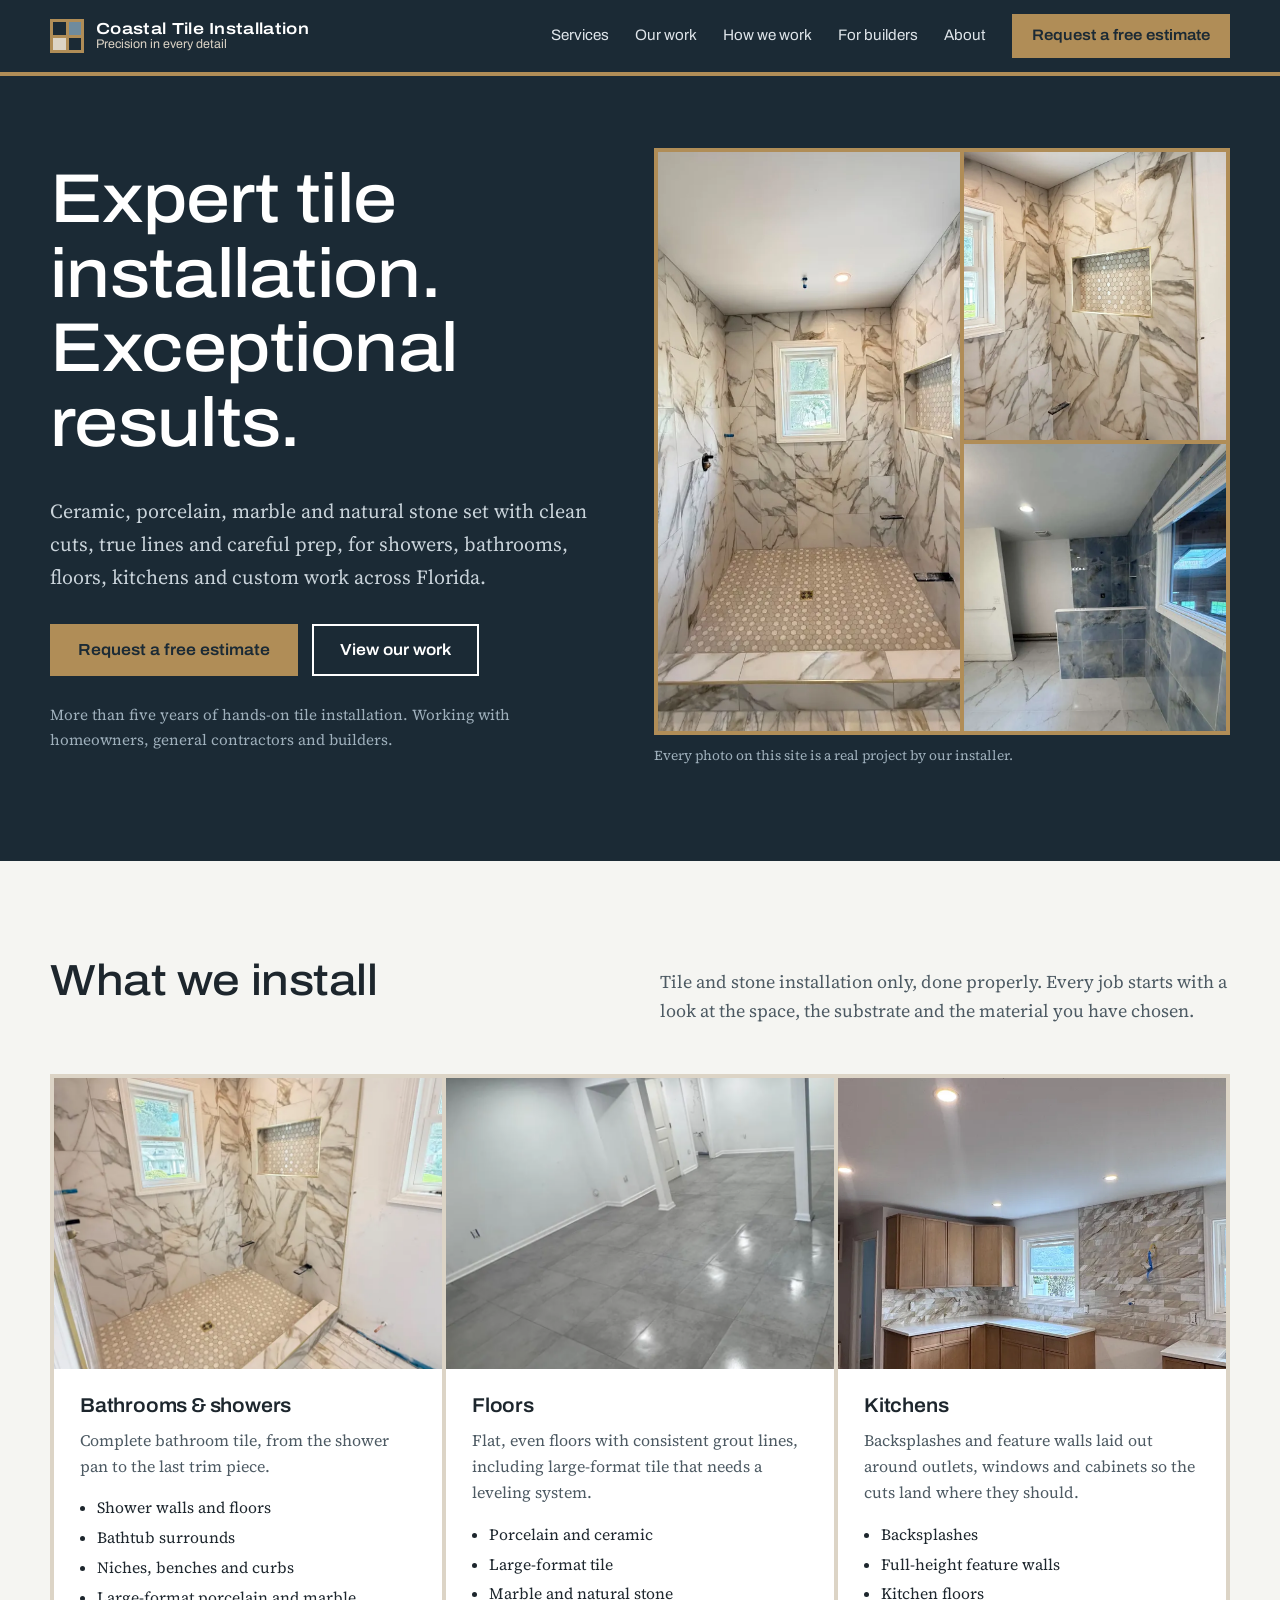
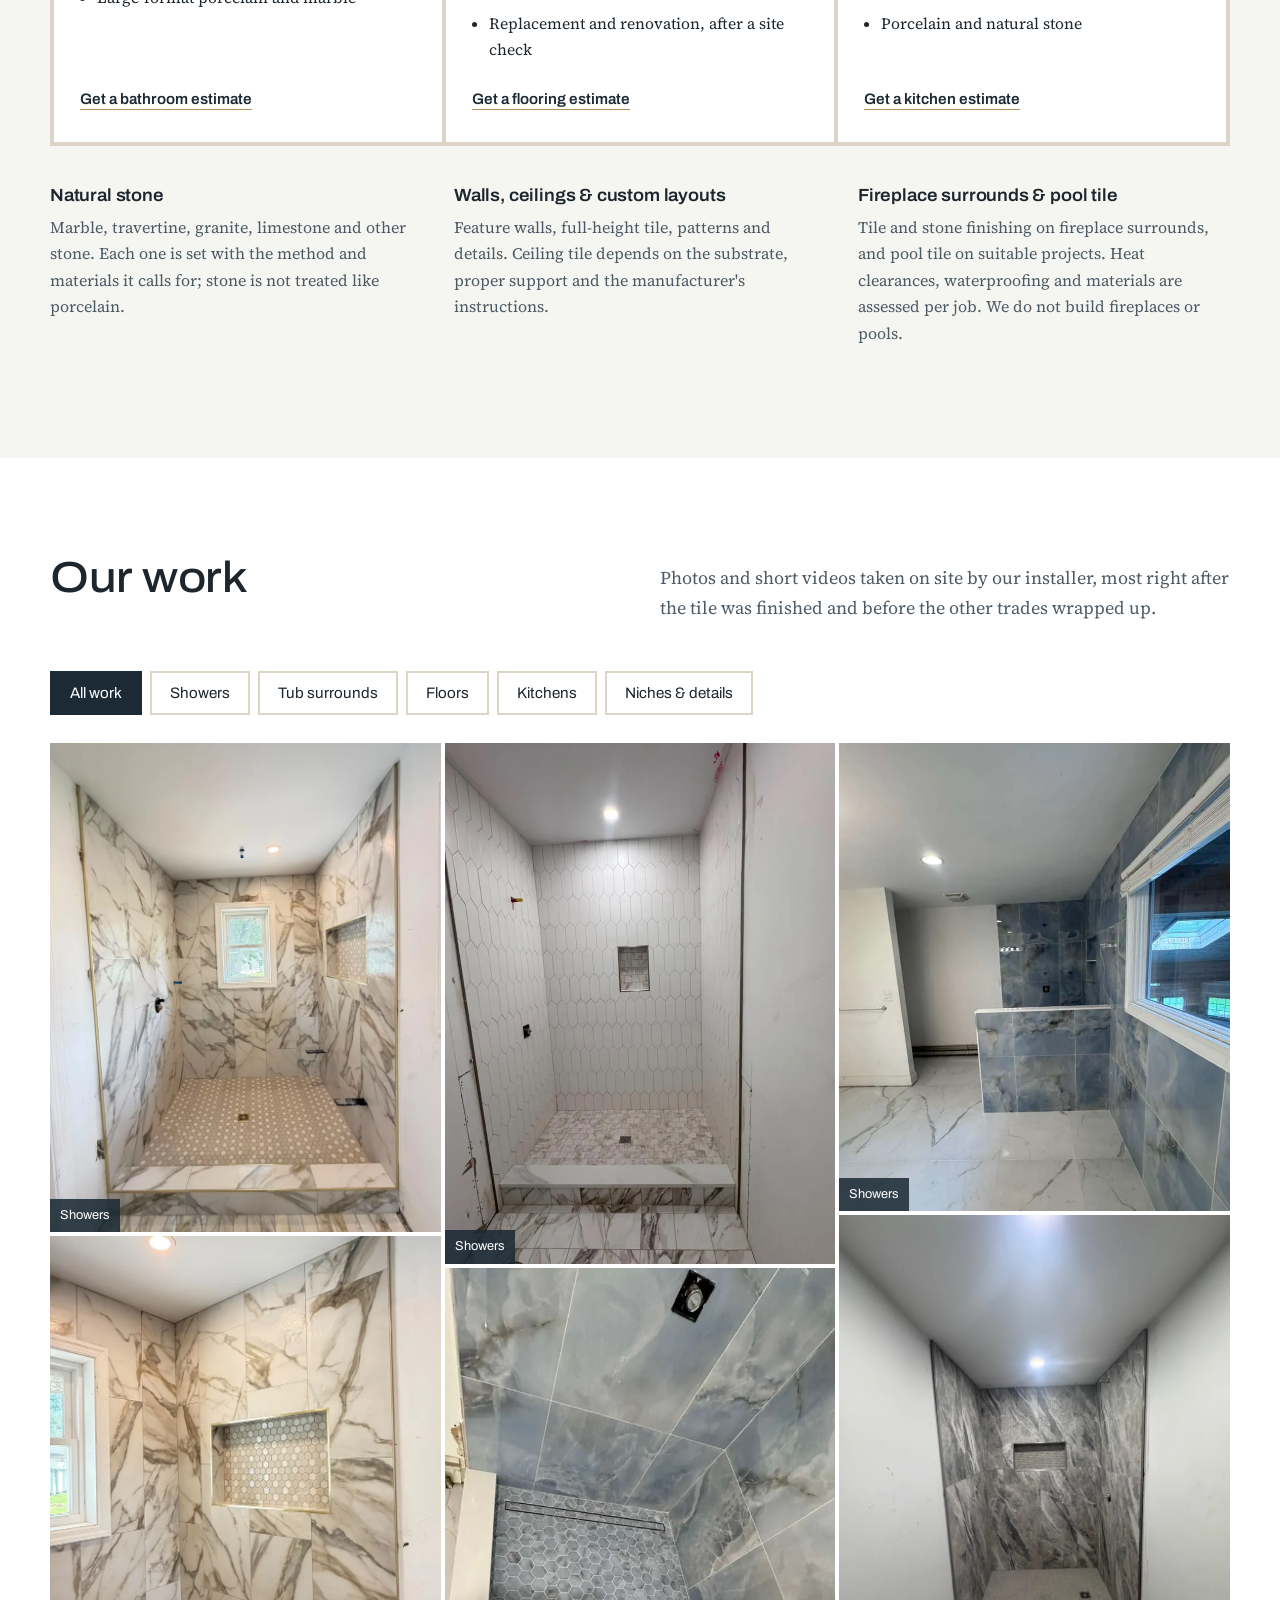
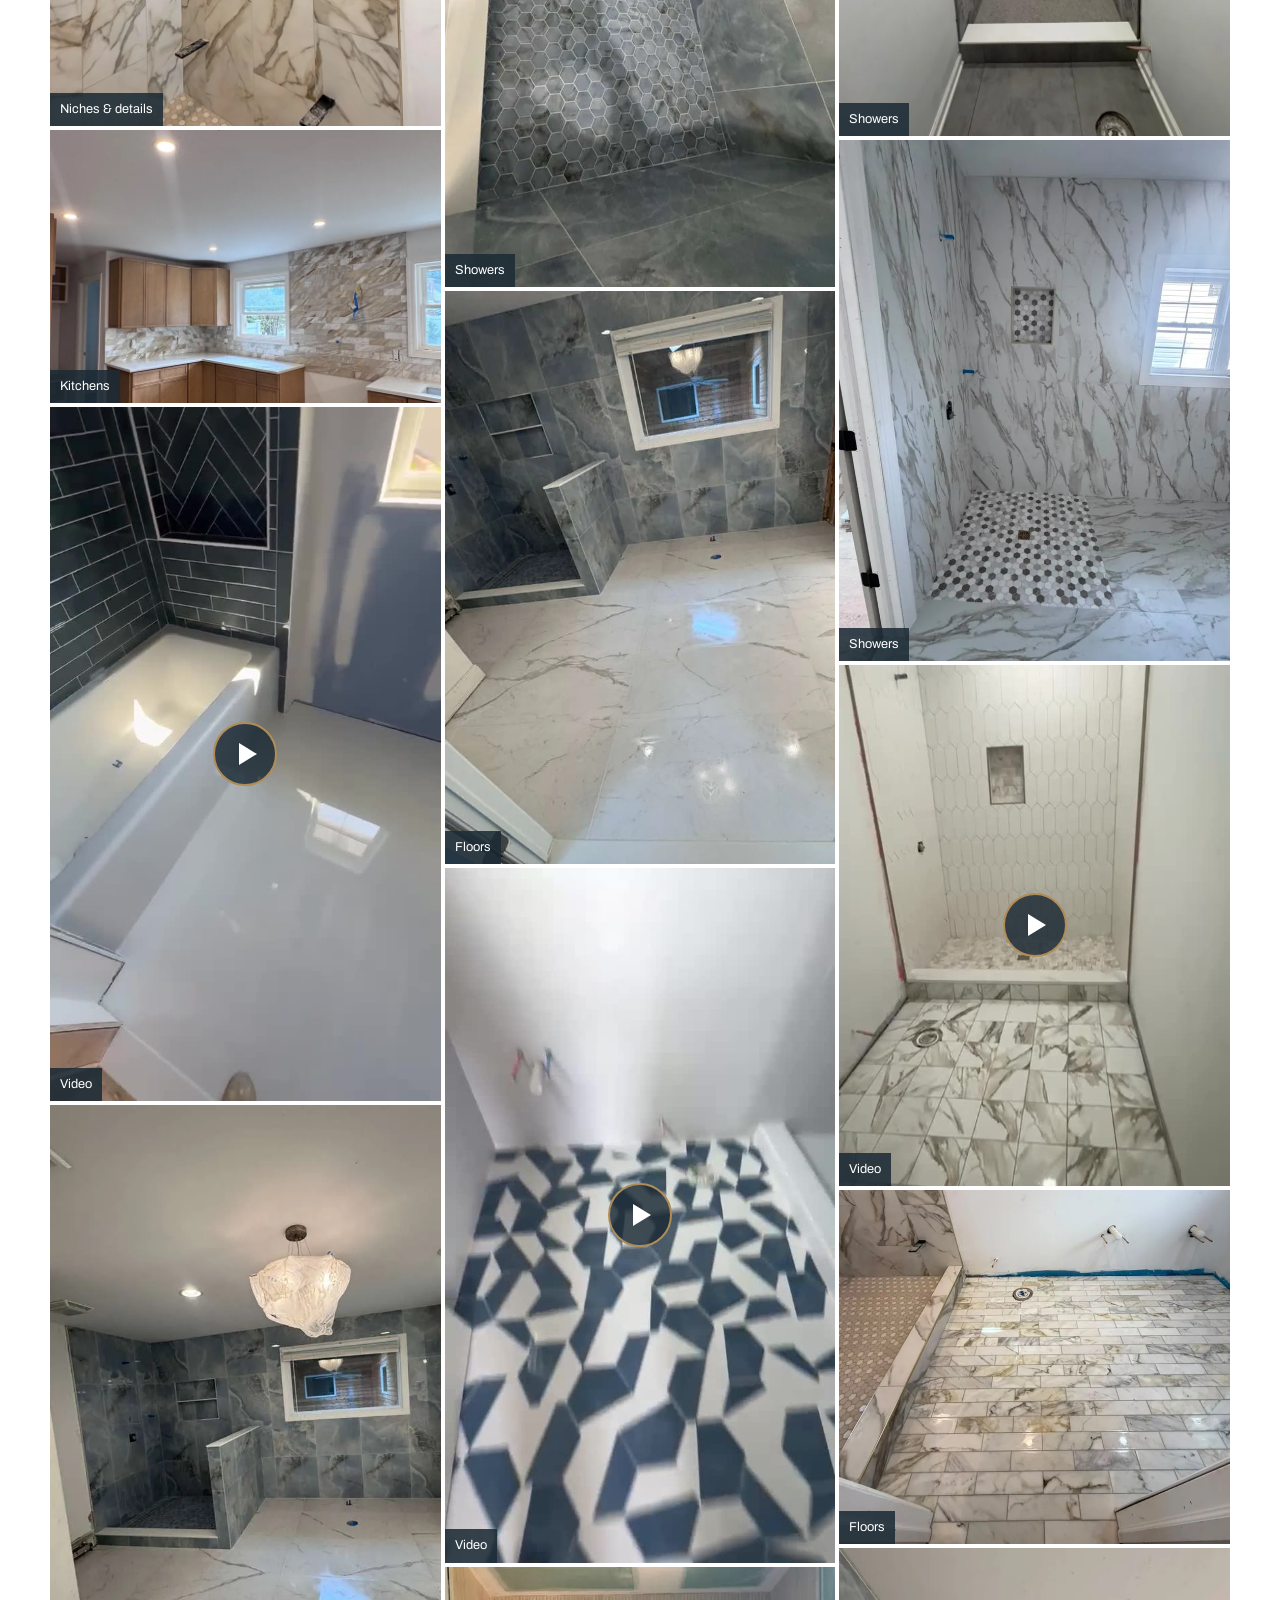
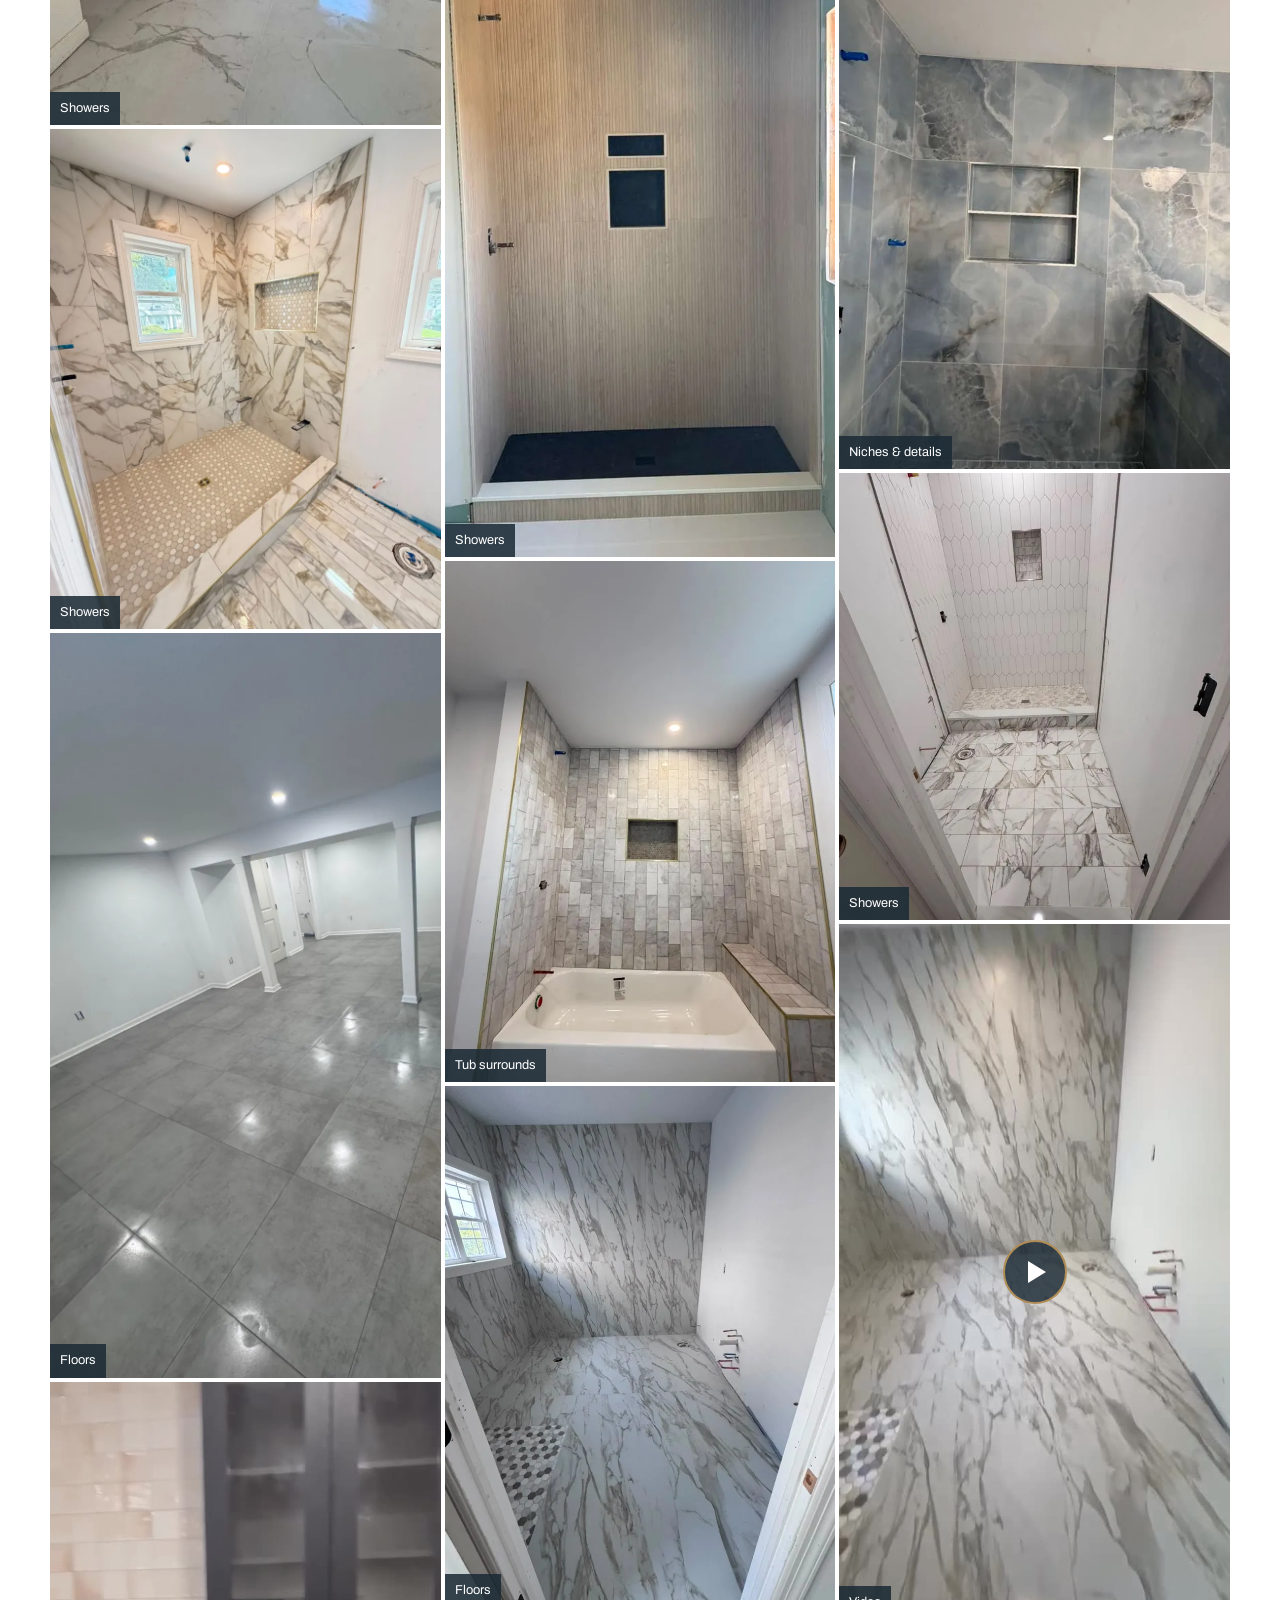
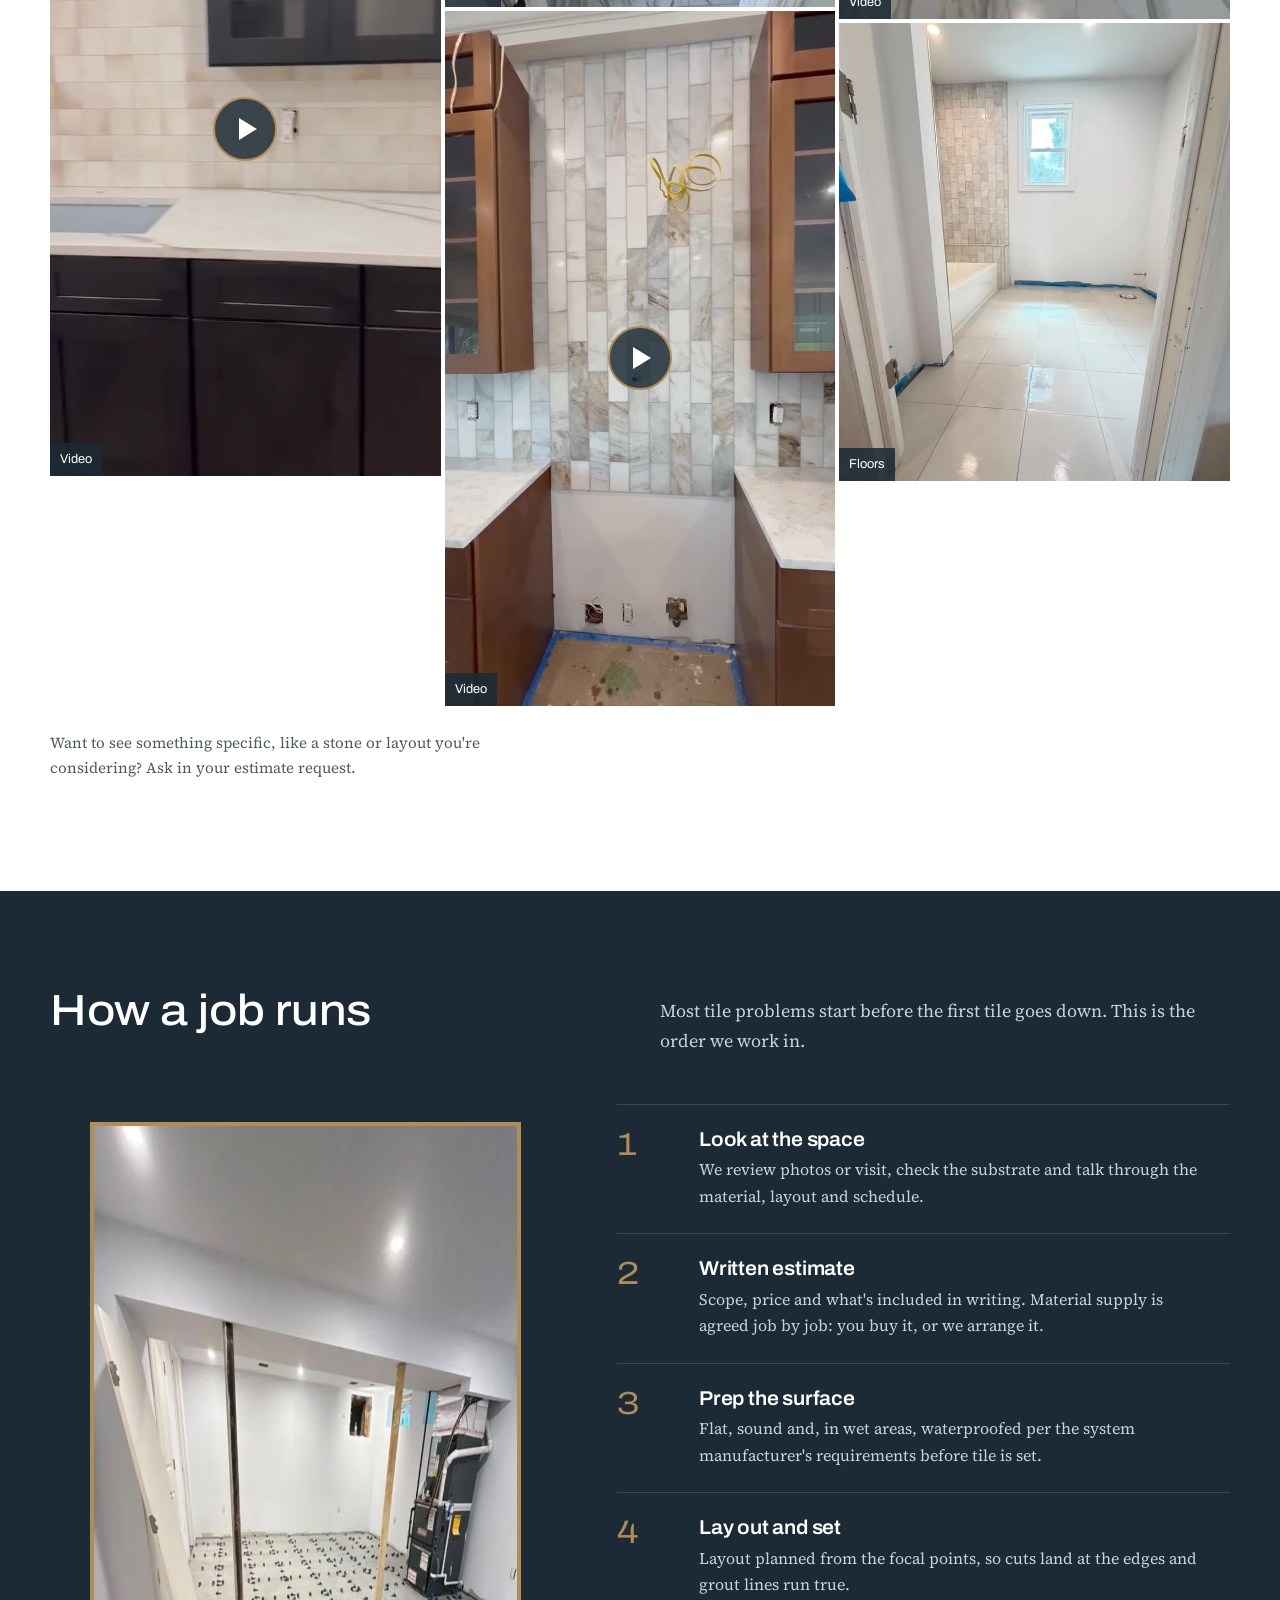
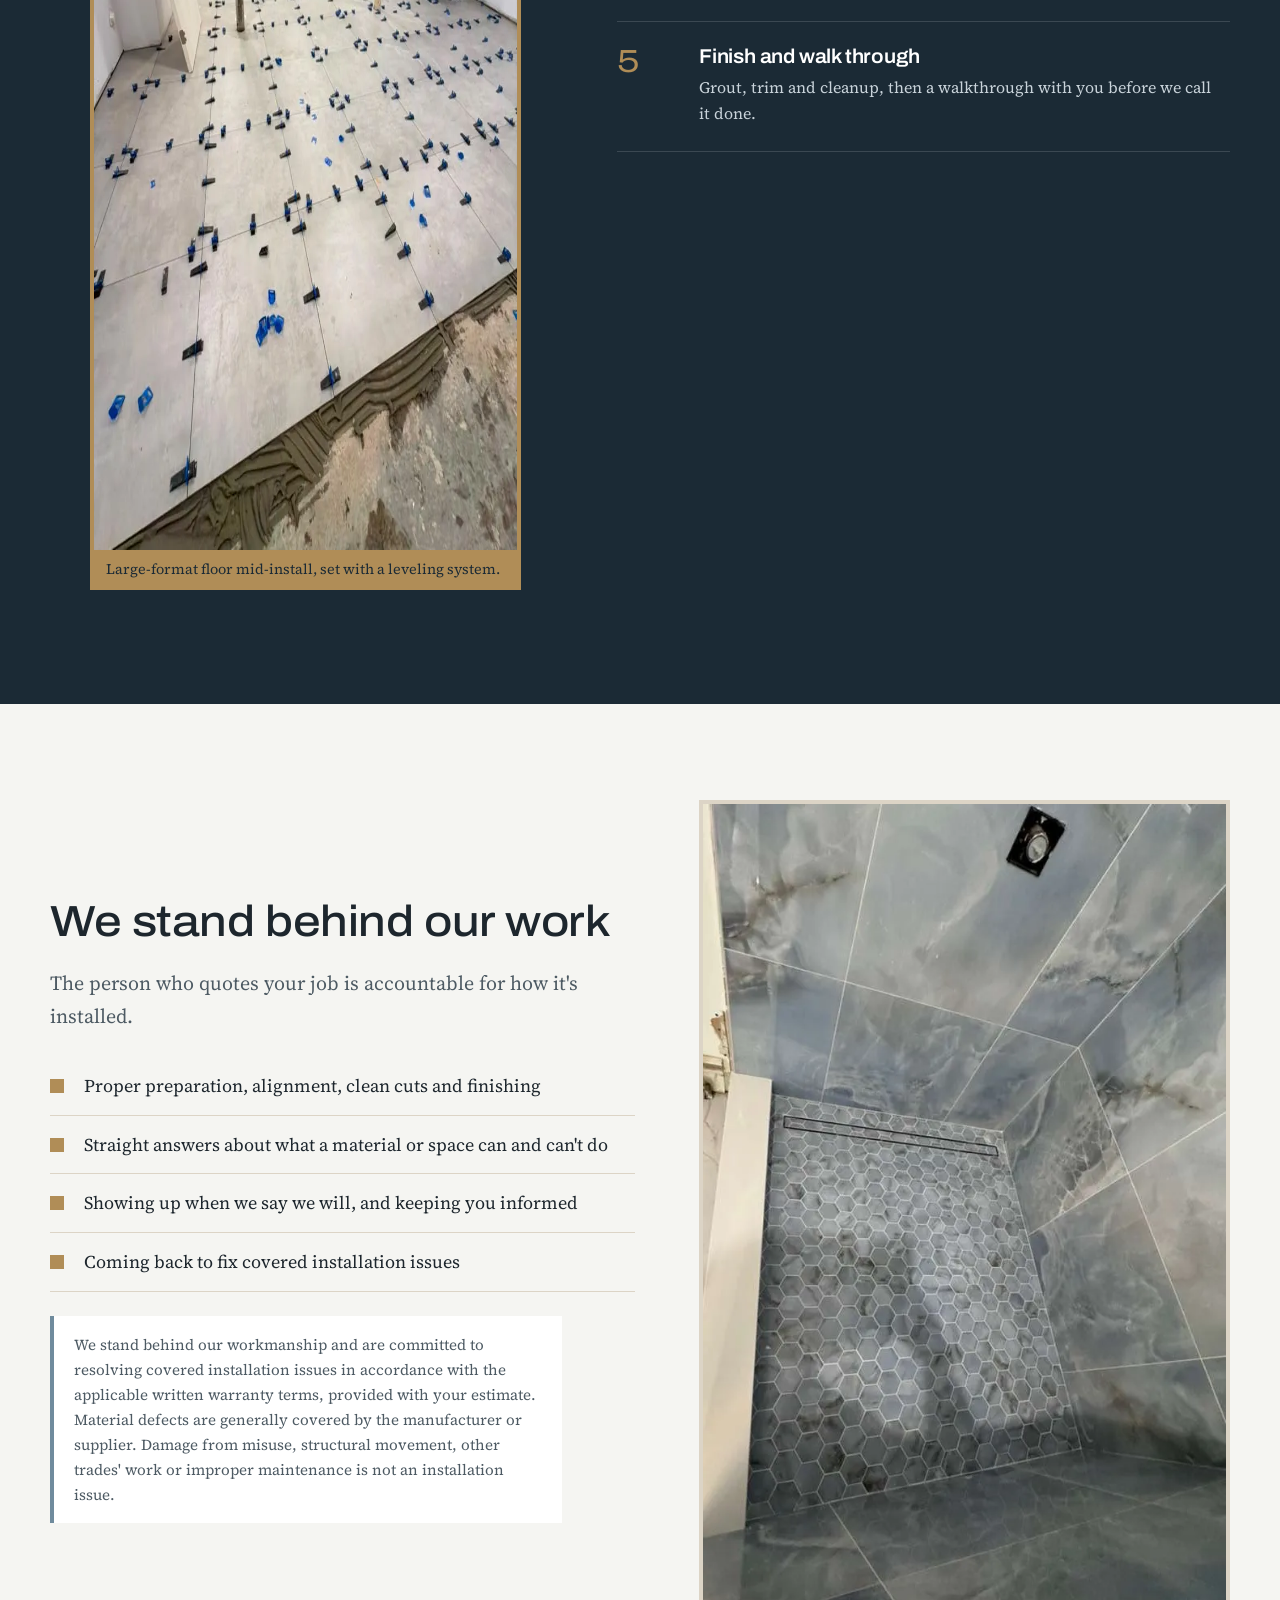
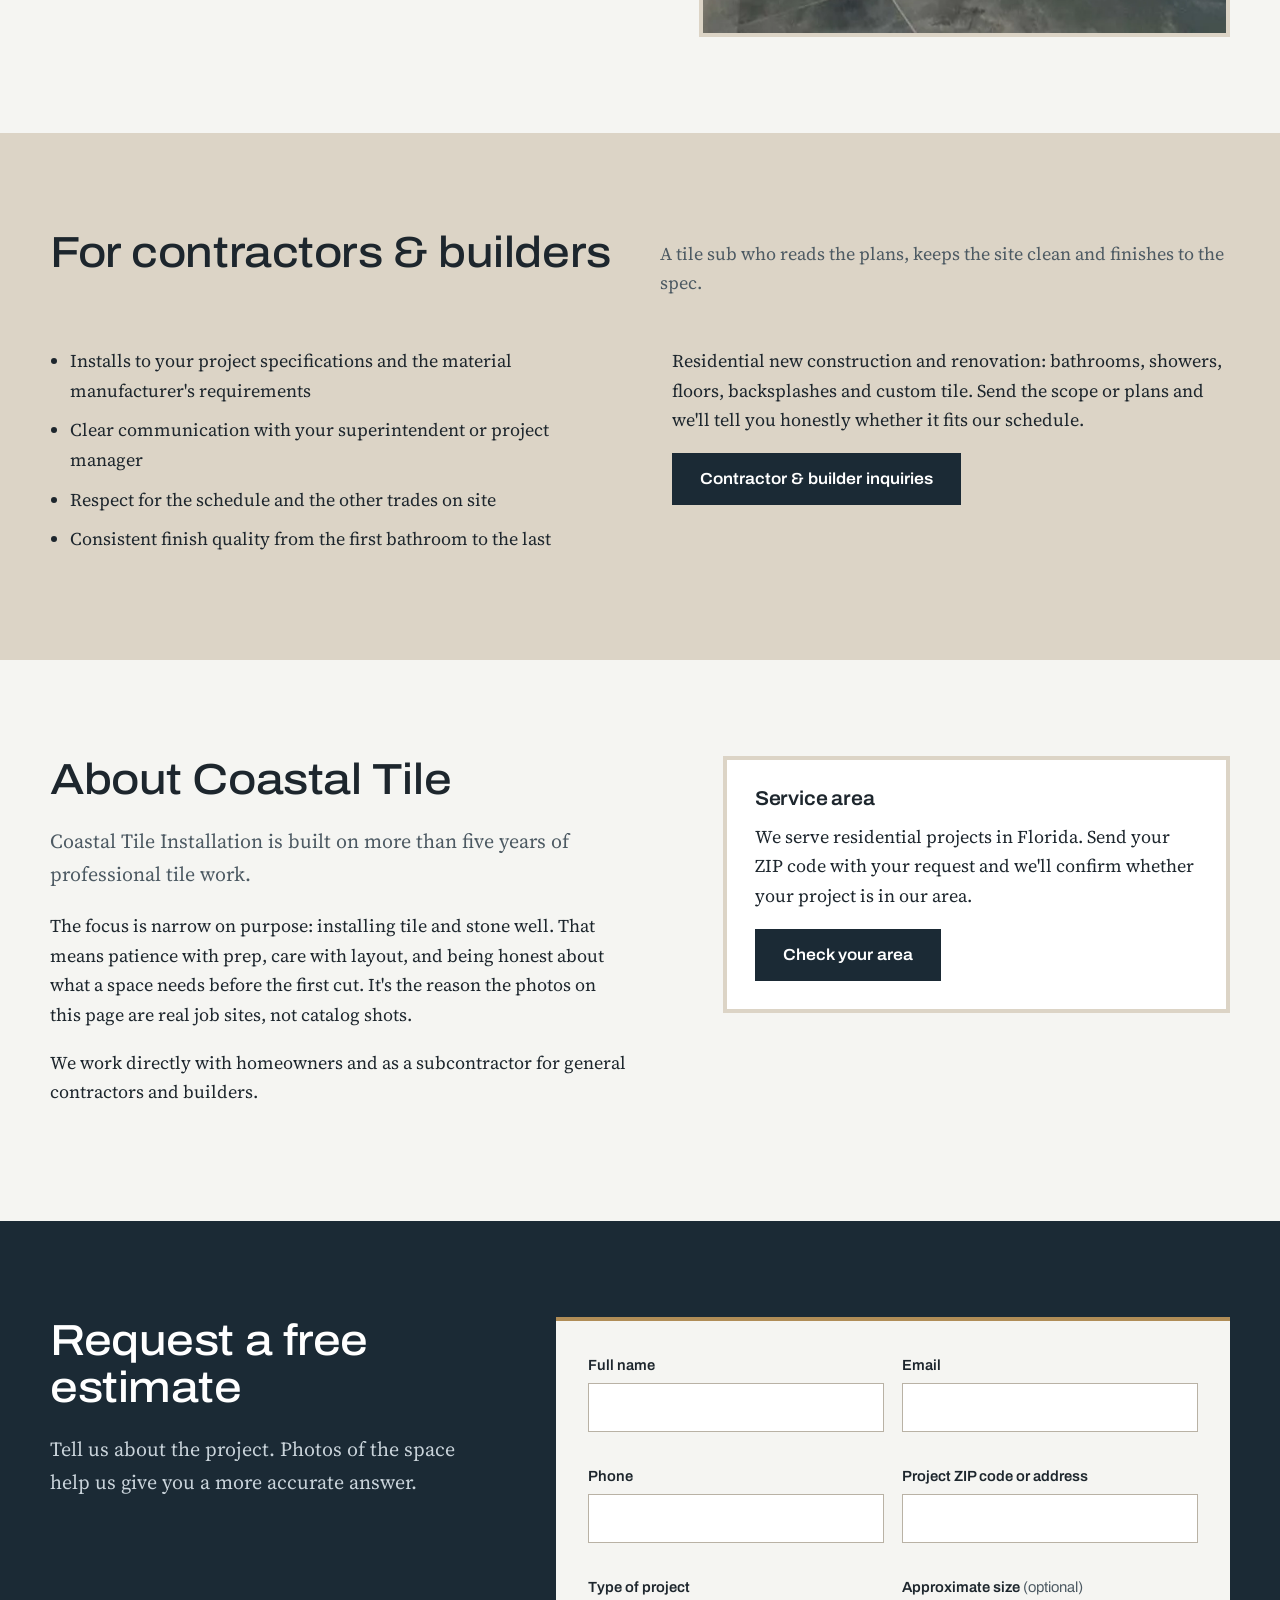
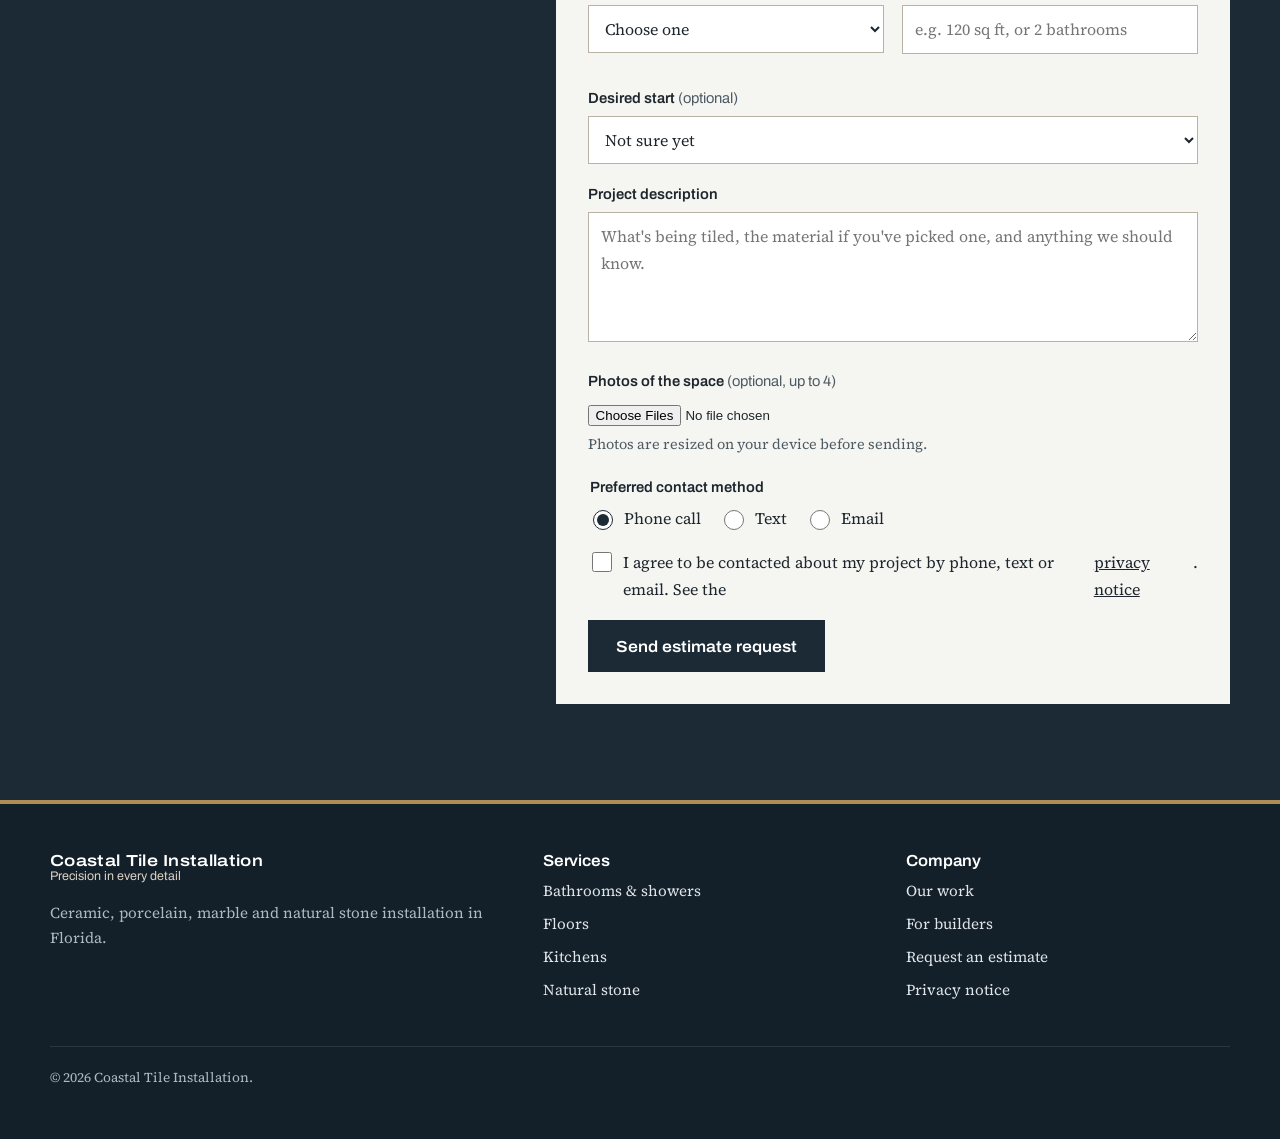
<file: index.html>
<!doctype html>
<html lang="en">
<head>
<meta charset="utf-8">
<meta name="viewport" content="width=device-width, initial-scale=1">
<title>Coastal Tile Installation | Tile, Porcelain &amp; Stone Installer in Florida</title>
<meta name="description" content="Professional ceramic, porcelain, marble and natural stone installation for showers, bathrooms, floors, kitchen backsplashes and custom tile work in Florida. Request a free estimate.">
<link rel="canonical" href="https://coastal-tile.vercel.app/">
<meta property="og:type" content="website">
<meta property="og:site_name" content="Coastal Tile Installation">
<meta property="og:title" content="Coastal Tile Installation | Precision in every detail">
<meta property="og:description" content="Shower, bathroom, floor and backsplash tile installation for homeowners and builders in Florida.">
<meta property="og:url" content="https://coastal-tile.vercel.app/">
<meta property="og:image" content="https://coastal-tile.vercel.app/img/og.jpg">
<meta name="twitter:card" content="summary_large_image">
<meta name="theme-color" content="#1b2a35">
<link rel="icon" href="favicon.svg" type="image/svg+xml">
<link rel="preconnect" href="https://fonts.googleapis.com">
<link rel="preconnect" href="https://fonts.gstatic.com" crossorigin>
<link href="https://fonts.googleapis.com/css2?family=Archivo:wdth,wght@100..125,400..700&family=Source+Serif+4:opsz,wght@8..60,400;8..60,600&display=swap" rel="stylesheet">
<link rel="preload" as="image" href="img/hero-brass-shower-800.webp">
<link rel="stylesheet" href="styles.css">
<script type="application/ld+json">
{"@context":"https://schema.org","@type":"HomeAndConstructionBusiness","name":"Coastal Tile Installation","url":"https://coastal-tile.vercel.app/","image":"https://coastal-tile.vercel.app/img/og.jpg","description":"Ceramic, porcelain, marble and natural stone tile installation in Florida.","areaServed":{"@type":"State","name":"Florida"}}
</script>
</head>
<body>
<a class="skip" href="#main">Skip to content</a>

<header class="site-header">
  <div class="wrap">
    <a class="brand" href="#top" aria-label="Coastal Tile Installation, home">
      <span class="brand-mark" aria-hidden="true"><span></span><span></span><span></span><span></span></span>
      <span class="brand-name">Coastal Tile Installation<small>Precision in every detail</small></span>
    </a>
    <button class="menu-toggle" type="button" aria-expanded="false" aria-controls="nav">Menu</button>
    <nav class="nav" id="nav" aria-label="Main">
      <a href="#services">Services</a>
      <a href="#work">Our work</a>
      <a href="#process">How we work</a>
      <a href="#contractors">For builders</a>
      <a href="#about">About</a>
      <a class="btn btn-brass" href="#estimate">Request a free estimate</a>
    </nav>
  </div>
</header>

<main id="main">
<section class="hero" id="top" aria-labelledby="hero-title" style="padding-block:0">
  <div class="wrap">
    <div>
      <h1 id="hero-title">Expert tile installation. Exceptional results.</h1>
      <p class="lede">Ceramic, porcelain, marble and natural stone set with clean cuts, true lines and careful prep, for showers, bathrooms, floors, kitchens and custom work across Florida.</p>
      <div class="hero-actions">
        <a class="btn btn-brass" href="#estimate">Request a free estimate</a>
        <a class="btn btn-line" href="#work">View our work</a>
      </div>
      <p class="hero-note">More than five years of hands-on tile installation. Working with homeowners, general contractors and builders.</p>
    </div>
    <div>
      <div class="mosaic">
        <figure><img src="img/hero-brass-shower-800.webp" srcset="img/hero-brass-shower-800.webp 800w, img/hero-brass-shower-1600.webp 1600w" sizes="(max-width: 920px) 60vw, 30vw" alt="Walk-in shower in marble-look porcelain with hex mosaic floor and brass trim" fetchpriority="high"></figure>
        <figure><img src="img/brass-niche-800.webp" alt="Shower niche with hex mosaic back and brass edge profile"></figure>
        <figure><img src="img/onyx-master-side-800.webp" alt="Blue onyx-look porcelain walls in a primary bathroom"></figure>
      </div>
      <p class="mosaic-caption">Every photo on this site is a real project by our installer.</p>
    </div>
  </div>
</section>

<section id="services" aria-labelledby="services-title">
  <div class="wrap">
    <div class="section-head">
      <h2 id="services-title">What we install</h2>
      <p>Tile and stone installation only, done properly. Every job starts with a look at the space, the substrate and the material you have chosen.</p>
    </div>
    <div class="services-grid">
      <article class="service">
        <img src="img/brass-shower-angle-800.webp" loading="lazy" alt="Tiled walk-in shower with hex mosaic floor">
        <div class="service-body">
          <h3>Bathrooms &amp; showers</h3>
          <p>Complete bathroom tile, from the shower pan to the last trim piece.</p>
          <ul><li>Shower walls and floors</li><li>Bathtub surrounds</li><li>Niches, benches and curbs</li><li>Large-format porcelain and marble</li></ul>
          <a class="more" href="#estimate" data-project="Bathroom / shower">Get a bathroom estimate</a>
        </div>
      </article>
      <article class="service">
        <img src="img/basement-large-format-800.webp" loading="lazy" alt="Large-format gray porcelain floor in an open room">
        <div class="service-body">
          <h3>Floors</h3>
          <p>Flat, even floors with consistent grout lines, including large-format tile that needs a leveling system.</p>
          <ul><li>Porcelain and ceramic</li><li>Large-format tile</li><li>Marble and natural stone</li><li>Replacement and renovation, after a site check</li></ul>
          <a class="more" href="#estimate" data-project="Floor tile">Get a flooring estimate</a>
        </div>
      </article>
      <article class="service">
        <img src="img/kitchen-gold-backsplash-800.webp" loading="lazy" alt="Marble-look kitchen backsplash running to the ceiling">
        <div class="service-body">
          <h3>Kitchens</h3>
          <p>Backsplashes and feature walls laid out around outlets, windows and cabinets so the cuts land where they should.</p>
          <ul><li>Backsplashes</li><li>Full-height feature walls</li><li>Kitchen floors</li><li>Porcelain and natural stone</li></ul>
          <a class="more" href="#estimate" data-project="Kitchen backsplash">Get a kitchen estimate</a>
        </div>
      </article>
    </div>

    <div class="also">
      <div>
        <h3>Natural stone</h3>
        <p>Marble, travertine, granite, limestone and other stone. Each one is set with the method and materials it calls for; stone is not treated like porcelain.</p>
      </div>
      <div>
        <h3>Walls, ceilings &amp; custom layouts</h3>
        <p>Feature walls, full-height tile, patterns and details. Ceiling tile depends on the substrate, proper support and the manufacturer's instructions.</p>
      </div>
      <div>
        <h3>Fireplace surrounds &amp; pool tile</h3>
        <p>Tile and stone finishing on fireplace surrounds, and pool tile on suitable projects. Heat clearances, waterproofing and materials are assessed per job. We do not build fireplaces or pools.</p>
      </div>
    </div>
  </div>
</section>

<section class="gallery-section" id="work" aria-labelledby="work-title">
  <div class="wrap">
    <div class="section-head">
      <h2 id="work-title">Our work</h2>
      <p>Photos and short videos taken on site by our installer, most right after the tile was finished and before the other trades wrapped up.</p>
    </div>
    <div class="filters" role="group" aria-label="Filter projects">
<button type="button" data-filter="all" aria-pressed="true">All work</button>
<button type="button" data-filter="showers" aria-pressed="false">Showers</button>
<button type="button" data-filter="tubs" aria-pressed="false">Tub surrounds</button>
<button type="button" data-filter="floors" aria-pressed="false">Floors</button>
<button type="button" data-filter="kitchens" aria-pressed="false">Kitchens</button>
<button type="button" data-filter="details" aria-pressed="false">Niches & details</button>
    </div>
    <div class="gallery" id="gallery">
<figure class="tile" data-cat="showers"><button type="button" data-full="img/hero-brass-shower-1600.webp" data-caption="Walk-in shower in large-format marble-look porcelain, hex mosaic floor and brass trim" aria-label="View larger: Walk-in shower in large-format marble-look porcelain, hex mosaic floor and brass trim"><img src="img/hero-brass-shower-800.webp" srcset="img/hero-brass-shower-800.webp 800w, img/hero-brass-shower-1600.webp 1600w" sizes="(max-width: 640px) 100vw, 33vw" width="800" height="1003" loading="lazy" decoding="async" alt="Walk-in shower in large-format marble-look porcelain, hex mosaic floor and brass trim"></button><figcaption class="tag">Showers</figcaption></figure>
<figure class="tile" data-cat="details"><button type="button" data-full="img/brass-niche-1600.webp" data-caption="Recessed niche with hex mosaic back and brushed brass edge profile" aria-label="View larger: Recessed niche with hex mosaic back and brushed brass edge profile"><img src="img/brass-niche-800.webp" srcset="img/brass-niche-800.webp 800w, img/brass-niche-1600.webp 1600w" sizes="(max-width: 640px) 100vw, 33vw" width="800" height="1003" loading="lazy" decoding="async" alt="Recessed niche with hex mosaic back and brushed brass edge profile"></button><figcaption class="tag">Niches & details</figcaption></figure>
<figure class="tile" data-cat="kitchens"><button type="button" data-full="img/kitchen-gold-backsplash-1600.webp" data-caption="Marble-look backsplash carried full height between the windows" aria-label="View larger: Marble-look backsplash carried full height between the windows"><img src="img/kitchen-gold-backsplash-800.webp" srcset="img/kitchen-gold-backsplash-800.webp 800w, img/kitchen-gold-backsplash-1600.webp 1600w" sizes="(max-width: 640px) 100vw, 33vw" width="800" height="558" loading="lazy" decoding="async" alt="Marble-look backsplash carried full height between the windows"></button><figcaption class="tag">Kitchens</figcaption></figure>
<figure class="tile video" data-cat="showers"><button type="button" data-video="video/navy-subway-shower.mp4" data-poster="video/navy-subway-shower.jpg" data-caption="Video: navy subway tile shower and tub with herringbone niche" aria-label="Play Video: navy subway tile shower and tub with herringbone niche"><img src="video/navy-subway-shower.jpg" width="576" height="1024" loading="lazy" decoding="async" alt="Video: navy subway tile shower and tub with herringbone niche"></button><span class="play" aria-hidden="true"><span></span></span><figcaption class="tag">Video</figcaption></figure>
<figure class="tile" data-cat="showers"><button type="button" data-full="img/onyx-master-front-800.webp" data-caption="Primary bath: blue onyx-look porcelain shower with half wall and niche" aria-label="View larger: Primary bath: blue onyx-look porcelain shower with half wall and niche"><img src="img/onyx-master-front-800.webp" srcset="img/onyx-master-front-800.webp 800w" sizes="(max-width: 640px) 100vw, 33vw" width="645" height="1024" loading="lazy" decoding="async" alt="Primary bath: blue onyx-look porcelain shower with half wall and niche"></button><figcaption class="tag">Showers</figcaption></figure>
<figure class="tile" data-cat="showers"><button type="button" data-full="img/brass-shower-angle-1600.webp" data-caption="Same shower from the side, with marble-look plank floor outside the curb" aria-label="View larger: Same shower from the side, with marble-look plank floor outside the curb"><img src="img/brass-shower-angle-800.webp" srcset="img/brass-shower-angle-800.webp 800w, img/brass-shower-angle-1600.webp 1600w" sizes="(max-width: 640px) 100vw, 33vw" width="800" height="1024" loading="lazy" decoding="async" alt="Same shower from the side, with marble-look plank floor outside the curb"></button><figcaption class="tag">Showers</figcaption></figure>
<figure class="tile" data-cat="floors"><button type="button" data-full="img/basement-large-format-1600.webp" data-caption="Large-format concrete-look porcelain across an open basement" aria-label="View larger: Large-format concrete-look porcelain across an open basement"><img src="img/basement-large-format-800.webp" srcset="img/basement-large-format-800.webp 800w, img/basement-large-format-1600.webp 1600w" sizes="(max-width: 640px) 100vw, 33vw" width="800" height="1524" loading="lazy" decoding="async" alt="Large-format concrete-look porcelain across an open basement"></button><figcaption class="tag">Floors</figcaption></figure>
<figure class="tile video" data-cat="kitchens"><button type="button" data-video="video/kitchen-zellige-backsplash.mp4" data-poster="video/kitchen-zellige-backsplash.jpg" data-caption="Video: square handmade-look backsplash with navy cabinetry" aria-label="Play Video: square handmade-look backsplash with navy cabinetry"><img src="video/kitchen-zellige-backsplash.jpg" width="576" height="1024" loading="lazy" decoding="async" alt="Video: square handmade-look backsplash with navy cabinetry"></button><span class="play" aria-hidden="true"><span></span></span><figcaption class="tag">Video</figcaption></figure>
<figure class="tile" data-cat="showers"><button type="button" data-full="img/picket-shower-front-800.webp" data-caption="White picket tile shower with mosaic niche and marble-look curb" aria-label="View larger: White picket tile shower with mosaic niche and marble-look curb"><img src="img/picket-shower-front-800.webp" srcset="img/picket-shower-front-800.webp 800w" sizes="(max-width: 640px) 100vw, 33vw" width="768" height="1024" loading="lazy" decoding="async" alt="White picket tile shower with mosaic niche and marble-look curb"></button><figcaption class="tag">Showers</figcaption></figure>
<figure class="tile" data-cat="showers"><button type="button" data-full="img/onyx-shower-floor-800.webp" data-caption="Hex mosaic shower floor with linear drain and quartz curb" aria-label="View larger: Hex mosaic shower floor with linear drain and quartz curb"><img src="img/onyx-shower-floor-800.webp" srcset="img/onyx-shower-floor-800.webp 800w" sizes="(max-width: 640px) 100vw, 33vw" width="646" height="1024" loading="lazy" decoding="async" alt="Hex mosaic shower floor with linear drain and quartz curb"></button><figcaption class="tag">Showers</figcaption></figure>
<figure class="tile" data-cat="floors"><button type="button" data-full="img/white-marble-floor-800.webp" data-caption="Polished large-format marble-look porcelain floor" aria-label="View larger: Polished large-format marble-look porcelain floor"><img src="img/white-marble-floor-800.webp" srcset="img/white-marble-floor-800.webp 800w" sizes="(max-width: 640px) 100vw, 33vw" width="614" height="901" loading="lazy" decoding="async" alt="Polished large-format marble-look porcelain floor"></button><figcaption class="tag">Floors</figcaption></figure>
<figure class="tile video" data-cat="showers"><button type="button" data-video="video/blue-accent-shower.mp4" data-poster="video/blue-accent-shower.jpg" data-caption="Video: blue accent wall in a walk-in shower" aria-label="Play Video: blue accent wall in a walk-in shower"><img src="video/blue-accent-shower.jpg" width="576" height="1024" loading="lazy" decoding="async" alt="Video: blue accent wall in a walk-in shower"></button><span class="play" aria-hidden="true"><span></span></span><figcaption class="tag">Video</figcaption></figure>
<figure class="tile" data-cat="showers"><button type="button" data-full="img/fluted-wood-shower-800.webp" data-caption="Fluted wood-look porcelain shower with twin niches" aria-label="View larger: Fluted wood-look porcelain shower with twin niches"><img src="img/fluted-wood-shower-800.webp" srcset="img/fluted-wood-shower-800.webp 800w" sizes="(max-width: 640px) 100vw, 33vw" width="630" height="953" loading="lazy" decoding="async" alt="Fluted wood-look porcelain shower with twin niches"></button><figcaption class="tag">Showers</figcaption></figure>
<figure class="tile" data-cat="tubs"><button type="button" data-full="img/gray-tub-surround-800.webp" data-caption="Tub surround in vertical stone-look subway with niche and bench ledge" aria-label="View larger: Tub surround in vertical stone-look subway with niche and bench ledge"><img src="img/gray-tub-surround-800.webp" srcset="img/gray-tub-surround-800.webp 800w" sizes="(max-width: 640px) 100vw, 33vw" width="768" height="1024" loading="lazy" decoding="async" alt="Tub surround in vertical stone-look subway with niche and bench ledge"></button><figcaption class="tag">Tub surrounds</figcaption></figure>
<figure class="tile" data-cat="floors"><button type="button" data-full="img/calacatta-large-format-800.webp" data-caption="Large-format marble-look floor and walls with hex shower pan" aria-label="View larger: Large-format marble-look floor and walls with hex shower pan"><img src="img/calacatta-large-format-800.webp" srcset="img/calacatta-large-format-800.webp 800w" sizes="(max-width: 640px) 100vw, 33vw" width="768" height="1024" loading="lazy" decoding="async" alt="Large-format marble-look floor and walls with hex shower pan"></button><figcaption class="tag">Floors</figcaption></figure>
<figure class="tile video" data-cat="kitchens"><button type="button" data-video="video/kitchen-vertical-backsplash.mp4" data-poster="video/kitchen-vertical-backsplash.jpg" data-caption="Video: vertical marble-look backsplash feature wall" aria-label="Play Video: vertical marble-look backsplash feature wall"><img src="video/kitchen-vertical-backsplash.jpg" width="576" height="1024" loading="lazy" decoding="async" alt="Video: vertical marble-look backsplash feature wall"></button><span class="play" aria-hidden="true"><span></span></span><figcaption class="tag">Video</figcaption></figure>
<figure class="tile" data-cat="showers"><button type="button" data-full="img/onyx-master-side-800.webp" data-caption="Onyx-look walls run continuous from the shower to the window wall" aria-label="View larger: Onyx-look walls run continuous from the shower to the window wall"><img src="img/onyx-master-side-800.webp" srcset="img/onyx-master-side-800.webp 800w" sizes="(max-width: 640px) 100vw, 33vw" width="768" height="921" loading="lazy" decoding="async" alt="Onyx-look walls run continuous from the shower to the window wall"></button><figcaption class="tag">Showers</figcaption></figure>
<figure class="tile" data-cat="showers"><button type="button" data-full="img/gray-fluted-shower-1600.webp" data-caption="Gray marble-look shower with quartz curb and penny-round floor" aria-label="View larger: Gray marble-look shower with quartz curb and penny-round floor"><img src="img/gray-fluted-shower-800.webp" srcset="img/gray-fluted-shower-800.webp 800w, img/gray-fluted-shower-1600.webp 1600w" sizes="(max-width: 640px) 100vw, 33vw" width="800" height="1067" loading="lazy" decoding="async" alt="Gray marble-look shower with quartz curb and penny-round floor"></button><figcaption class="tag">Showers</figcaption></figure>
<figure class="tile" data-cat="showers"><button type="button" data-full="img/calacatta-hex-shower-800.webp" data-caption="Marble-look shower walls with hex mosaic floor and matching niche" aria-label="View larger: Marble-look shower walls with hex mosaic floor and matching niche"><img src="img/calacatta-hex-shower-800.webp" srcset="img/calacatta-hex-shower-800.webp 800w" sizes="(max-width: 640px) 100vw, 33vw" width="768" height="1024" loading="lazy" decoding="async" alt="Marble-look shower walls with hex mosaic floor and matching niche"></button><figcaption class="tag">Showers</figcaption></figure>
<figure class="tile video" data-cat="showers"><button type="button" data-video="video/picket-shower.mp4" data-poster="video/picket-shower.jpg" data-caption="Video: walkthrough of the picket tile shower" aria-label="Play Video: walkthrough of the picket tile shower"><img src="video/picket-shower.jpg" width="576" height="1024" loading="lazy" decoding="async" alt="Video: walkthrough of the picket tile shower"></button><span class="play" aria-hidden="true"><span></span></span><figcaption class="tag">Video</figcaption></figure>
<figure class="tile" data-cat="floors"><button type="button" data-full="img/brass-subway-floor-800.webp" data-caption="Marble-look subway floor laid in a running bond" aria-label="View larger: Marble-look subway floor laid in a running bond"><img src="img/brass-subway-floor-800.webp" srcset="img/brass-subway-floor-800.webp 800w" sizes="(max-width: 640px) 100vw, 33vw" width="768" height="697" loading="lazy" decoding="async" alt="Marble-look subway floor laid in a running bond"></button><figcaption class="tag">Floors</figcaption></figure>
<figure class="tile" data-cat="details"><button type="button" data-full="img/onyx-niche-800.webp" data-caption="Shelf niche aligned to the tile layout" aria-label="View larger: Shelf niche aligned to the tile layout"><img src="img/onyx-niche-800.webp" srcset="img/onyx-niche-800.webp 800w" sizes="(max-width: 640px) 100vw, 33vw" width="690" height="919" loading="lazy" decoding="async" alt="Shelf niche aligned to the tile layout"></button><figcaption class="tag">Niches & details</figcaption></figure>
<figure class="tile" data-cat="showers"><button type="button" data-full="img/picket-shower-door-800.webp" data-caption="Picket shower and marble-look floor, seen from the doorway" aria-label="View larger: Picket shower and marble-look floor, seen from the doorway"><img src="img/picket-shower-door-800.webp" srcset="img/picket-shower-door-800.webp 800w" sizes="(max-width: 640px) 100vw, 33vw" width="768" height="880" loading="lazy" decoding="async" alt="Picket shower and marble-look floor, seen from the doorway"></button><figcaption class="tag">Showers</figcaption></figure>
<figure class="tile video" data-cat="showers"><button type="button" data-video="video/calacatta-hex.mp4" data-poster="video/calacatta-hex.jpg" data-caption="Video: marble-look bathroom with hex shower floor" aria-label="Play Video: marble-look bathroom with hex shower floor"><img src="video/calacatta-hex.jpg" width="576" height="1024" loading="lazy" decoding="async" alt="Video: marble-look bathroom with hex shower floor"></button><span class="play" aria-hidden="true"><span></span></span><figcaption class="tag">Video</figcaption></figure>
<figure class="tile" data-cat="floors"><button type="button" data-full="img/white-floor-tub-800.webp" data-caption="Bright porcelain floor leading to a tiled tub alcove" aria-label="View larger: Bright porcelain floor leading to a tiled tub alcove"><img src="img/white-floor-tub-800.webp" srcset="img/white-floor-tub-800.webp 800w" sizes="(max-width: 640px) 100vw, 33vw" width="768" height="901" loading="lazy" decoding="async" alt="Bright porcelain floor leading to a tiled tub alcove"></button><figcaption class="tag">Floors</figcaption></figure>
    </div>
    <p class="gallery-note">Want to see something specific, like a stone or layout you're considering? Ask in your estimate request.</p>
  </div>
</section>

<section class="process" id="process" aria-labelledby="process-title">
  <div class="wrap">
    <div class="section-head">
      <h2 id="process-title">How a job runs</h2>
      <p>Most tile problems start before the first tile goes down. This is the order we work in.</p>
    </div>
    <div class="process-grid">
      <figure class="process-photo">
        <img src="img/basement-leveling-800.webp" loading="lazy" width="768" height="1024" alt="Large-format floor tile during installation with a leveling clip system">
        <figcaption>Large-format floor mid-install, set with a leveling system.</figcaption>
      </figure>
      <ol class="steps">
        <li><div><h3>Look at the space</h3><p>We review photos or visit, check the substrate and talk through the material, layout and schedule.</p></div></li>
        <li><div><h3>Written estimate</h3><p>Scope, price and what's included in writing. Material supply is agreed job by job: you buy it, or we arrange it.</p></div></li>
        <li><div><h3>Prep the surface</h3><p>Flat, sound and, in wet areas, waterproofed per the system manufacturer's requirements before tile is set.</p></div></li>
        <li><div><h3>Lay out and set</h3><p>Layout planned from the focal points, so cuts land at the edges and grout lines run true.</p></div></li>
        <li><div><h3>Finish and walk through</h3><p>Grout, trim and cleanup, then a walkthrough with you before we call it done.</p></div></li>
      </ol>
    </div>
  </div>
</section>

<section id="workmanship" aria-labelledby="promise-title">
  <div class="wrap promise-grid">
    <div>
      <h2 id="promise-title">We stand behind our work</h2>
      <p class="lede">The person who quotes your job is accountable for how it's installed.</p>
      <ul class="promise-list">
        <li>Proper preparation, alignment, clean cuts and finishing</li>
        <li>Straight answers about what a material or space can and can't do</li>
        <li>Showing up when we say we will, and keeping you informed</li>
        <li>Coming back to fix covered installation issues</li>
      </ul>
      <p class="fineprint">We stand behind our workmanship and are committed to resolving covered installation issues in accordance with the applicable written warranty terms, provided with your estimate. Material defects are generally covered by the manufacturer or supplier. Damage from misuse, structural movement, other trades' work or improper maintenance is not an installation issue.</p>
    </div>
    <figure><img src="img/onyx-shower-floor-800.webp" loading="lazy" alt="Close-up of a hex mosaic shower floor with linear drain and quartz curb"></figure>
  </div>
</section>

<section class="contractors" id="contractors" aria-labelledby="contractors-title">
  <div class="wrap">
    <div class="section-head">
      <h2 id="contractors-title">For contractors &amp; builders</h2>
      <p>A tile sub who reads the plans, keeps the site clean and finishes to the spec.</p>
    </div>
    <div class="contractor-grid">
      <ul>
        <li>Installs to your project specifications and the material manufacturer's requirements</li>
        <li>Clear communication with your superintendent or project manager</li>
        <li>Respect for the schedule and the other trades on site</li>
        <li>Consistent finish quality from the first bathroom to the last</li>
      </ul>
      <div>
        <p>Residential new construction and renovation: bathrooms, showers, floors, backsplashes and custom tile. Send the scope or plans and we'll tell you honestly whether it fits our schedule.</p>
        <a class="btn btn-dark" href="#estimate" data-project="Contractor / builder inquiry">Contractor &amp; builder inquiries</a>
      </div>
    </div>
  </div>
</section>

<section id="about" aria-labelledby="about-title">
  <div class="wrap about-grid">
    <div>
      <h2 id="about-title">About Coastal Tile</h2>
      <p class="lede">Coastal Tile Installation is built on more than five years of professional tile work.</p>
      <p>The focus is narrow on purpose: installing tile and stone well. That means patience with prep, care with layout, and being honest about what a space needs before the first cut. It's the reason the photos on this page are real job sites, not catalog shots.</p>
      <p>We work directly with homeowners and as a subcontractor for general contractors and builders.</p>
    </div>
    <div class="area-box" id="area">
      <h3>Service area</h3>
      <p>We serve residential projects in Florida. Send your ZIP code with your request and we'll confirm whether your project is in our area.</p>
      <a class="btn btn-dark" href="#estimate">Check your area</a>
    </div>
  </div>
</section>

<section class="contact" id="estimate" aria-labelledby="estimate-title">
  <div class="wrap contact-grid">
    <div>
      <h2 id="estimate-title">Request a free estimate</h2>
      <p class="lede">Tell us about the project. Photos of the space help us give you a more accurate answer.</p>
      <div class="contact-direct" id="contact-direct" hidden></div>
    </div>
    <form class="estimate" id="estimate-form" novalidate>
      <div class="field-row">
        <div class="field"><label for="f-name">Full name</label><input id="f-name" name="name" type="text" autocomplete="name" required maxlength="100"><p class="err" id="e-name"></p></div>
        <div class="field"><label for="f-email">Email</label><input id="f-email" name="email" type="email" autocomplete="email" required maxlength="200"><p class="err" id="e-email"></p></div>
      </div>
      <div class="field-row">
        <div class="field"><label for="f-phone">Phone</label><input id="f-phone" name="phone" type="tel" autocomplete="tel" required maxlength="30"><p class="err" id="e-phone"></p></div>
        <div class="field"><label for="f-zip">Project ZIP code or address</label><input id="f-zip" name="location" type="text" autocomplete="postal-code" required maxlength="200"><p class="err" id="e-location"></p></div>
      </div>
      <div class="field-row">
        <div class="field"><label for="f-type">Type of project</label>
          <select id="f-type" name="projectType" required>
            <option value="">Choose one</option>
            <option>Bathroom / shower</option><option>Bathtub surround</option><option>Floor tile</option><option>Kitchen backsplash</option><option>Natural stone</option><option>Fireplace surround</option><option>Wall / feature wall</option><option>Pool tile</option><option>Contractor / builder inquiry</option><option>Other</option>
          </select><p class="err" id="e-projectType"></p></div>
        <div class="field"><label for="f-size">Approximate size <span class="opt">(optional)</span></label><input id="f-size" name="size" type="text" placeholder="e.g. 120 sq ft, or 2 bathrooms" maxlength="100"></div>
      </div>
      <div class="field"><label for="f-start">Desired start <span class="opt">(optional)</span></label>
        <select id="f-start" name="start"><option value="">Not sure yet</option><option>As soon as possible</option><option>Within a month</option><option>1 to 3 months</option><option>More than 3 months</option></select></div>
      <div class="field"><label for="f-desc">Project description</label><textarea id="f-desc" name="description" required maxlength="3000" placeholder="What's being tiled, the material if you've picked one, and anything we should know."></textarea><p class="err" id="e-description"></p></div>
      <div class="field"><label for="f-photos">Photos of the space <span class="opt">(optional, up to 4)</span></label><input id="f-photos" name="photos" type="file" accept="image/*" multiple><p class="hint">Photos are resized on your device before sending.</p><p class="err" id="e-photos"></p></div>
      <fieldset class="field"><legend>Preferred contact method</legend>
        <div class="radios"><label><input type="radio" name="contactMethod" value="Phone call" checked> Phone call</label><label><input type="radio" name="contactMethod" value="Text message"> Text</label><label><input type="radio" name="contactMethod" value="Email"> Email</label></div></fieldset>
      <div class="hp" aria-hidden="true"><label for="f-company">Leave this empty</label><input id="f-company" name="company" type="text" tabindex="-1" autocomplete="off"></div>
      <div class="field check"><label><input type="checkbox" name="consent" id="f-consent" required> I agree to be contacted about my project by phone, text or email. See the <a href="privacy.html">privacy notice</a>.</label><p class="err" id="e-consent"></p></div>
      <div class="submit-row"><button class="btn btn-dark" type="submit" id="f-submit">Send estimate request</button></div>
      <div class="form-status" id="form-status" role="status" aria-live="polite"></div>
    </form>
  </div>
</section>
</main>

<footer class="site-footer">
  <div class="wrap">
    <div class="footer-grid">
      <div>
        <p class="brand-name" style="color:#fff">Coastal Tile Installation<small>Precision in every detail</small></p>
        <p>Ceramic, porcelain, marble and natural stone installation in Florida.</p>
      </div>
      <div><h3>Services</h3><ul><li><a href="#services">Bathrooms &amp; showers</a></li><li><a href="#services">Floors</a></li><li><a href="#services">Kitchens</a></li><li><a href="#services">Natural stone</a></li></ul></div>
      <div><h3>Company</h3><ul><li><a href="#work">Our work</a></li><li><a href="#contractors">For builders</a></li><li><a href="#estimate">Request an estimate</a></li><li><a href="privacy.html">Privacy notice</a></li></ul><div id="footer-contact"></div></div>
    </div>
    <p class="legal">© <span id="year">2026</span> Coastal Tile Installation.<span id="dba-line"></span></p>
  </div>
</footer>

<dialog class="lightbox" id="lightbox" aria-label="Project viewer">
  <div class="lightbox-inner">
    <div class="lightbox-media" id="lb-media"></div>
    <p class="lightbox-caption" id="lb-caption"></p>
    <button class="lb-btn lb-close" type="button" id="lb-close">Close</button>
    <button class="lb-btn lb-prev" type="button" id="lb-prev" aria-label="Previous">‹</button>
    <button class="lb-btn lb-next" type="button" id="lb-next" aria-label="Next">›</button>
  </div>
</dialog>

<script src="config.js"></script>
<script src="main.js" defer></script>
</body>
</html>
</file>
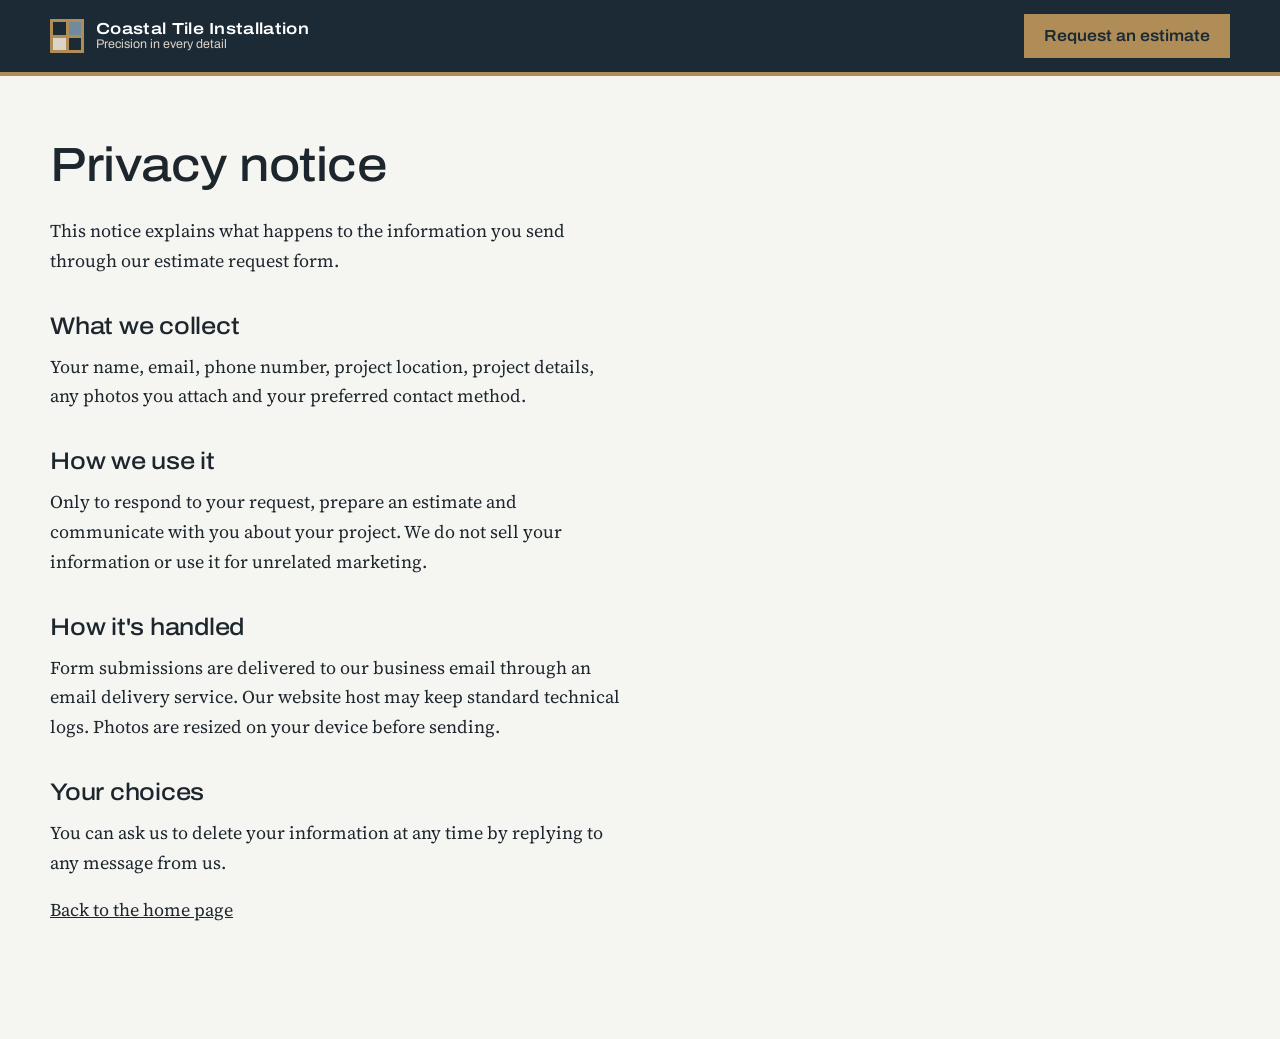
<file: privacy.html>
<!doctype html>
<html lang="en"><head><meta charset="utf-8"><meta name="viewport" content="width=device-width, initial-scale=1">
<title>Privacy notice | Coastal Tile Installation</title>
<meta name="description" content="How Coastal Tile Installation uses the information you send through the estimate form.">
<link rel="canonical" href="https://coastal-tile.vercel.app/privacy.html"><meta name="robots" content="noindex">
<link rel="icon" href="favicon.svg" type="image/svg+xml">
<link rel="preconnect" href="https://fonts.googleapis.com"><link rel="preconnect" href="https://fonts.gstatic.com" crossorigin>
<link href="https://fonts.googleapis.com/css2?family=Archivo:wdth,wght@100..125,400..700&family=Source+Serif+4:opsz,wght@8..60,400;8..60,600&display=swap" rel="stylesheet">
<link rel="stylesheet" href="styles.css"></head>
<body>
<header class="site-header"><div class="wrap"><a class="brand" href="./"><span class="brand-mark" aria-hidden="true"><span></span><span></span><span></span><span></span></span><span class="brand-name">Coastal Tile Installation<small>Precision in every detail</small></span></a><a class="btn btn-brass" href="./#estimate" style="min-height:44px;padding:0 18px">Request an estimate</a></div></header>
<main class="page wrap">
<h1>Privacy notice</h1>
<p>This notice explains what happens to the information you send through our estimate request form.</p>
<h2>What we collect</h2>
<p>Your name, email, phone number, project location, project details, any photos you attach and your preferred contact method.</p>
<h2>How we use it</h2>
<p>Only to respond to your request, prepare an estimate and communicate with you about your project. We do not sell your information or use it for unrelated marketing.</p>
<h2>How it's handled</h2>
<p>Form submissions are delivered to our business email through an email delivery service. Our website host may keep standard technical logs. Photos are resized on your device before sending.</p>
<h2>Your choices</h2>
<p>You can ask us to delete your information at any time by replying to any message from us.</p>
<p><a href="./">Back to the home page</a></p>
</main>
</body></html>
</file>
<file: styles.css>
/* Coastal Tile Installation — design tokens */
:root {
  --navy: #1b2a35;      /* Gulf slate: primary dark */
  --navy-2: #24384a;
  --porcelain: #f5f5f2; /* page background, cool white */
  --stone: #dcd4c6;     /* sand / light stone */
  --mist: #6f8b9d;      /* muted coastal blue */
  --brass: #b08d57;     /* grout lines + accents, from the brass trim in our work */
  --ink: #1d262d;
  --ink-soft: #4d5a63;
  --white: #ffffff;
  --grout: 4px;
  --wrap: 1180px;
  --display: "Archivo", "Helvetica Neue", Arial, sans-serif;
  --body: "Source Serif 4", Georgia, serif;
}

*, *::before, *::after { box-sizing: border-box; }
html { scroll-behavior: smooth; -webkit-text-size-adjust: 100%; }
@media (prefers-reduced-motion: reduce) { html { scroll-behavior: auto; } *, *::before, *::after { transition: none !important; animation: none !important; } }
body { margin: 0; background: var(--porcelain); color: var(--ink); font-family: var(--body); font-size: 1.125rem; line-height: 1.65; }
img, video { max-width: 100%; display: block; }
a { color: inherit; }
:focus-visible { outline: 3px solid var(--brass); outline-offset: 3px; }
.wrap { width: min(var(--wrap), 100% - 32px); margin-inline: auto; }
.skip { position: absolute; left: -999px; top: 8px; background: var(--white); padding: 8px 14px; z-index: 100; }
.skip:focus { left: 16px; }

h1, h2, h3 { font-family: var(--display); font-stretch: 112%; font-weight: 600; line-height: 1.08; letter-spacing: -0.01em; margin: 0 0 .5em; }
h1 { font-size: clamp(2.4rem, 5.4vw, 4.4rem); font-weight: 500; }
h2 { font-size: clamp(1.9rem, 3.4vw, 2.8rem); font-weight: 500; }
h3 { font-size: 1.25rem; font-stretch: 105%; }
p { margin: 0 0 1em; max-width: 64ch; }
.lede { font-size: 1.25rem; color: var(--ink-soft); }

/* Buttons */
.btn { display: inline-flex; align-items: center; justify-content: center; gap: .5em; min-height: 52px; padding: 0 26px; font-family: var(--display); font-stretch: 108%; font-size: 1rem; font-weight: 600; text-decoration: none; border: 2px solid transparent; cursor: pointer; transition: background .2s, color .2s, border-color .2s; }
.btn-brass { background: var(--brass); color: var(--navy); }
.btn-brass:hover { background: #c4a26c; }
.btn-line { border-color: currentColor; color: inherit; background: transparent; }
.btn-line:hover { background: rgba(255,255,255,.08); }
.btn-dark { background: var(--navy); color: var(--white); }
.btn-dark:hover { background: var(--navy-2); }

/* Header */
.site-header { position: sticky; top: 0; z-index: 50; background: var(--navy); color: var(--white); border-bottom: var(--grout) solid var(--brass); }
.site-header .wrap { display: flex; align-items: center; justify-content: space-between; min-height: 72px; gap: 16px; }
.brand { display: flex; align-items: center; gap: 12px; text-decoration: none; }
.brand-mark { width: 34px; height: 34px; display: grid; grid-template-columns: 1fr 1fr; gap: 3px; background: var(--brass); padding: 3px; }
.brand-mark span { background: var(--navy); }
.brand-mark span:nth-child(2) { background: var(--mist); }
.brand-mark span:nth-child(3) { background: var(--stone); }
.brand-name { font-family: var(--display); font-stretch: 118%; font-weight: 600; font-size: 1rem; line-height: 1.1; letter-spacing: .02em; }
.brand-name small { display: block; font-weight: 400; font-size: .78rem; color: var(--stone); letter-spacing: 0; font-stretch: 100%; }
.nav { display: flex; align-items: center; gap: 26px; }
.nav a { font-family: var(--display); font-size: .95rem; text-decoration: none; color: #dfe5ea; }
.nav a:hover { color: var(--white); text-decoration: underline; text-decoration-color: var(--brass); text-underline-offset: 6px; }
.nav .btn { min-height: 44px; padding: 0 18px; color: var(--navy); }
.menu-toggle { display: none; background: none; border: 2px solid var(--stone); color: var(--white); min-height: 44px; padding: 0 14px; font-family: var(--display); font-size: .95rem; cursor: pointer; }
@media (max-width: 920px) {
  .menu-toggle { display: inline-block; }
  .nav { display: none; position: absolute; left: 0; right: 0; top: 100%; flex-direction: column; align-items: stretch; gap: 0; background: var(--navy); border-bottom: var(--grout) solid var(--brass); padding: 8px 16px 20px; }
  .nav.open { display: flex; }
  .nav a { padding: 14px 0; border-bottom: 1px solid rgba(255,255,255,.1); font-size: 1.05rem; }
  .nav .btn { margin-top: 14px; border-bottom: 0; }
}

/* Hero — the signature: real work set like tile, with brass grout */
.hero { background: var(--navy); color: var(--white); }
.hero .wrap { display: grid; grid-template-columns: 1fr 1.05fr; gap: 56px; align-items: center; padding-block: 72px 80px; }
.hero h1 { color: var(--white); }
.hero .lede { color: #c9d3da; }
.hero-actions { display: flex; flex-wrap: wrap; gap: 14px; margin-top: 30px; }
.hero-note { margin-top: 26px; font-size: .95rem; color: #9fb0bc; }
.mosaic { display: grid; grid-template-columns: 1.15fr 1fr; grid-template-rows: 1fr 1fr; gap: var(--grout); background: var(--brass); padding: var(--grout); aspect-ratio: 1 / 1.02; }
.mosaic figure { margin: 0; overflow: hidden; background: var(--navy-2); }
.mosaic figure:first-child { grid-row: span 2; }
.mosaic img { width: 100%; height: 100%; object-fit: cover; }
.mosaic-caption { font-size: .85rem; color: #9fb0bc; margin-top: 10px; }
@media (max-width: 920px) {
  .hero .wrap { grid-template-columns: 1fr; gap: 40px; padding-block: 48px 56px; }
  .mosaic { aspect-ratio: 1 / 1.05; }
}

/* Sections */
section { padding-block: 96px; }
@media (max-width: 720px) { section { padding-block: 64px; } }
.section-head { display: grid; grid-template-columns: 1fr 1fr; gap: 40px; align-items: end; margin-bottom: 48px; }
.section-head p { margin: 0; color: var(--ink-soft); }
@media (max-width: 820px) { .section-head { grid-template-columns: 1fr; gap: 12px; } }

/* Services */
.services-grid { display: grid; grid-template-columns: repeat(3, 1fr); gap: var(--grout); background: var(--stone); border: var(--grout) solid var(--stone); }
.service { background: var(--white); display: flex; flex-direction: column; }
.service img { aspect-ratio: 4 / 3; object-fit: cover; width: 100%; height: auto; }
.service-body { padding: 26px 26px 30px; display: flex; flex-direction: column; flex: 1; }
.service-body p { font-size: 1rem; color: var(--ink-soft); }
.service-body ul { margin: 0 0 20px; padding-left: 1.1em; font-size: .98rem; }
.service-body li { margin-bottom: 4px; }
.service-body .more { margin-top: auto; font-family: var(--display); font-weight: 600; font-size: .95rem; color: var(--navy); text-decoration-color: var(--brass); text-underline-offset: 5px; }
.also { margin-top: 40px; display: grid; grid-template-columns: repeat(3, 1fr); gap: 32px; }
.also h3 { font-size: 1.1rem; }
.also p { font-size: 1rem; color: var(--ink-soft); }
@media (max-width: 980px) { .services-grid, .also { grid-template-columns: 1fr 1fr; } }
@media (max-width: 640px) { .services-grid, .also { grid-template-columns: 1fr; } }

/* Gallery */
.gallery-section { background: var(--white); }
.filters { display: flex; flex-wrap: wrap; gap: 8px; margin-bottom: 28px; }
.filters button { font-family: var(--display); font-size: .95rem; min-height: 44px; padding: 0 18px; border: 2px solid var(--stone); background: transparent; color: var(--ink); cursor: pointer; }
.filters button[aria-pressed="true"] { background: var(--navy); border-color: var(--navy); color: var(--white); }
.gallery { columns: 3 260px; column-gap: var(--grout); background: transparent; }
.tile { break-inside: avoid; margin: 0 0 var(--grout); position: relative; background: var(--stone); }
.tile button { all: unset; display: block; cursor: zoom-in; width: 100%; }
.tile button:focus-visible { outline: 3px solid var(--brass); outline-offset: -3px; }
.tile img { width: 100%; height: auto; }
.tile .tag { position: absolute; left: 0; bottom: 0; background: rgba(27,42,53,.86); color: var(--white); font-family: var(--display); font-size: .8rem; padding: 6px 10px; }
.tile.video .play { position: absolute; inset: 0; display: grid; place-items: center; pointer-events: none; }
.tile.video .play span { width: 64px; height: 64px; border-radius: 50%; background: rgba(27,42,53,.82); border: 2px solid var(--brass); display: grid; place-items: center; }
.tile.video .play span::after { content: ""; border-left: 18px solid var(--white); border-top: 11px solid transparent; border-bottom: 11px solid transparent; margin-left: 5px; }
.tile[hidden] { display: none; }
.gallery-note { margin-top: 24px; font-size: .95rem; color: var(--ink-soft); }

.lightbox { border: 0; padding: 0; background: transparent; max-width: 100vw; max-height: 100vh; width: 100vw; height: 100vh; }
.lightbox::backdrop { background: rgba(14,22,28,.94); }
.lightbox-inner { position: relative; width: 100%; height: 100%; display: grid; place-items: center; padding: 64px 16px 72px; }
.lightbox-media img, .lightbox-media video { max-width: min(1100px, 100%); max-height: calc(100vh - 150px); width: auto; height: auto; margin: auto; }
.lightbox-caption { position: absolute; bottom: 20px; left: 16px; right: 16px; text-align: center; color: #dfe5ea; font-size: 1rem; }
.lb-btn { position: absolute; background: var(--navy); color: var(--white); border: 2px solid var(--brass); min-width: 48px; min-height: 48px; font-family: var(--display); font-size: 1rem; cursor: pointer; }
.lb-close { top: 12px; right: 12px; padding: 0 14px; }
.lb-prev { left: 12px; top: 50%; transform: translateY(-50%); }
.lb-next { right: 12px; top: 50%; transform: translateY(-50%); }

/* Process */
.process { background: var(--navy); color: var(--white); }
.process h2 { color: var(--white); }
.process .section-head p { color: #c9d3da; }
.process-grid { display: grid; grid-template-columns: 1fr 1.2fr; gap: 56px; align-items: start; }
.process-photo { border: var(--grout) solid var(--brass); }
.process-photo img { width: 100%; }
.process-photo figcaption { background: var(--brass); color: var(--navy); font-size: .9rem; padding: 8px 12px 4px; }
.steps { list-style: none; margin: 0; padding: 0; counter-reset: step; }
.steps li { counter-increment: step; display: grid; grid-template-columns: 64px 1fr; gap: 18px; padding: 24px 0; border-top: 1px solid rgba(255,255,255,.14); }
.steps li:last-child { border-bottom: 1px solid rgba(255,255,255,.14); }
.steps li::before { content: counter(step); font-family: var(--display); font-stretch: 120%; font-size: 2rem; line-height: 1; color: var(--brass); }
.steps h3 { color: var(--white); margin-bottom: .3em; }
.steps p { color: #c9d3da; font-size: 1rem; margin: 0; }
@media (max-width: 880px) { .process-grid { grid-template-columns: 1fr; } }

/* Workmanship */
.promise-grid { display: grid; grid-template-columns: 1.1fr 1fr; gap: 64px; align-items: center; }
.promise-grid figure { margin: 0; border: var(--grout) solid var(--stone); }
.promise-list { list-style: none; padding: 0; margin: 24px 0; }
.promise-list li { padding: 14px 0 14px 34px; border-bottom: 1px solid var(--stone); position: relative; }
.promise-list li::before { content: ""; position: absolute; left: 0; top: 22px; width: 14px; height: 14px; background: var(--brass); }
.fineprint { font-size: .95rem; color: var(--ink-soft); background: var(--white); border-left: var(--grout) solid var(--mist); padding: 16px 20px; }
@media (max-width: 880px) { .promise-grid { grid-template-columns: 1fr; gap: 36px; } }

/* Contractors */
.contractors { background: var(--stone); }
.contractor-grid { display: grid; grid-template-columns: 1fr 1fr; gap: 64px; }
.contractor-grid ul { margin: 0; padding-left: 1.1em; }
.contractor-grid li { margin-bottom: 10px; }
@media (max-width: 820px) { .contractor-grid { grid-template-columns: 1fr; gap: 24px; } }

/* About + area */
.about-grid { display: grid; grid-template-columns: 1.2fr 1fr; gap: 64px; }
.area-box { background: var(--white); border: var(--grout) solid var(--stone); padding: 28px; }
.area-box h3 { margin-bottom: .6em; }
@media (max-width: 820px) { .about-grid { grid-template-columns: 1fr; gap: 32px; } }

/* Contact form */
.contact { background: var(--navy); color: var(--white); }
.contact h2 { color: var(--white); }
.contact .lede { color: #c9d3da; }
.contact-grid { display: grid; grid-template-columns: .8fr 1.2fr; gap: 56px; }
.contact-direct { margin-top: 28px; font-size: 1rem; }
.contact-direct a { color: var(--white); text-decoration-color: var(--brass); }
.contact-direct p { color: #c9d3da; }
form.estimate { background: var(--porcelain); color: var(--ink); padding: 32px; border-top: var(--grout) solid var(--brass); }
.field-row { display: grid; grid-template-columns: 1fr 1fr; gap: 18px; }
.field { margin-bottom: 18px; }
.field label, .field legend { display: block; font-family: var(--display); font-size: .92rem; font-weight: 600; margin-bottom: 6px; }
.field .opt { font-weight: 400; color: var(--ink-soft); }
.field input[type=text], .field input[type=email], .field input[type=tel], .field input[type=date], .field select, .field textarea { width: 100%; min-height: 48px; padding: 10px 12px; font: inherit; font-size: 1rem; border: 1.5px solid #b9b2a5; background: var(--white); color: var(--ink); border-radius: 0; }
.field textarea { min-height: 130px; resize: vertical; }
.field input:focus, .field select:focus, .field textarea:focus { outline: 3px solid var(--brass); outline-offset: 0; border-color: var(--navy); }
.field [aria-invalid="true"] { border-color: #a3312a; }
.err { color: #a3312a; font-size: .9rem; margin-top: 4px; min-height: 0; }
fieldset.field { border: 0; padding: 0; margin: 0 0 18px; }
.radios { display: flex; flex-wrap: wrap; gap: 18px; }
.radios label, .check label { font-family: var(--body); font-weight: 400; font-size: 1rem; display: flex; align-items: center; gap: 8px; margin: 0; }
.radios input, .check input { width: 20px; height: 20px; accent-color: var(--navy); }
.check label { align-items: flex-start; }
.check input { margin-top: 3px; flex: none; }
.hint { font-size: .9rem; color: var(--ink-soft); margin-top: 4px; }
.hp { position: absolute; left: -9999px; width: 1px; height: 1px; overflow: hidden; }
.form-status { margin-top: 16px; padding: 14px 16px; font-size: 1rem; }
.form-status.ok { background: #e3eee6; border-left: 4px solid #2f6b45; }
.form-status.bad { background: #f6e3e1; border-left: 4px solid #a3312a; }
.form-status:empty { display: none; }
.submit-row { display: flex; align-items: center; gap: 16px; flex-wrap: wrap; }
.submit-row .btn[disabled] { opacity: .6; cursor: wait; }
@media (max-width: 880px) { .contact-grid { grid-template-columns: 1fr; gap: 32px; } }
@media (max-width: 560px) { .field-row { grid-template-columns: 1fr; gap: 0; } form.estimate { padding: 22px 18px; } }

/* Footer */
.site-footer { background: #142029; color: #aebac3; font-size: .95rem; padding-block: 48px 36px; border-top: var(--grout) solid var(--brass); }
.footer-grid { display: grid; grid-template-columns: 1.4fr 1fr 1fr; gap: 40px; }
.site-footer a { color: #dfe5ea; text-decoration: none; }
.site-footer a:hover { text-decoration: underline; }
.site-footer ul { list-style: none; padding: 0; margin: 0; }
.site-footer li { margin-bottom: 8px; }
.site-footer h3 { color: var(--white); font-size: 1rem; }
.legal { margin-top: 36px; padding-top: 20px; border-top: 1px solid rgba(255,255,255,.1); font-size: .85rem; }
@media (max-width: 760px) { .footer-grid { grid-template-columns: 1fr; gap: 24px; } }

/* Simple page */
.page { padding-block: 64px 96px; }
.page h1 { font-size: clamp(2rem, 4vw, 3rem); }
.page h2 { font-size: 1.5rem; margin-top: 1.6em; }
.legal { max-width: none; }
.area-box { align-self: start; }
.lightbox-inner { background: rgba(14,22,28,.96); }
.lightbox-caption { max-width: none; }
/* Tablet: no orphan cards */
@media (min-width: 641px) and (max-width: 980px) {
  .services-grid .service:last-child { grid-column: span 2; flex-direction: row; }
  .services-grid .service:last-child img { width: 50%; aspect-ratio: auto; height: auto; min-height: 100%; }
  .also { grid-template-columns: 1fr; gap: 20px; }
}
</file>
